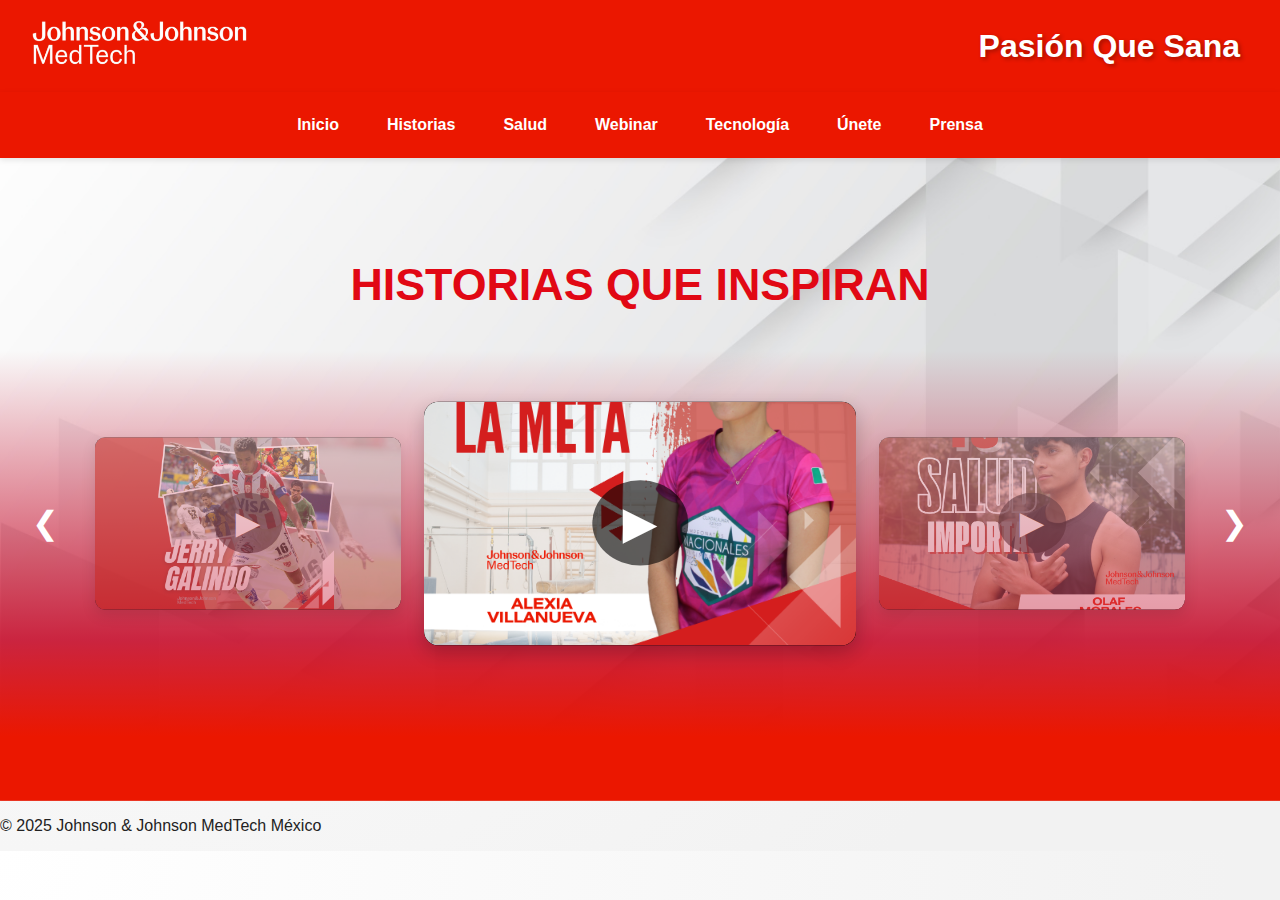
<file: historias.html>
<!DOCTYPE html>
<html lang="es">
<head>
  <meta charset="UTF-8">
  <link rel="stylesheet" href="styles.css">
</head>
<body>
  <header class="custom-header">
    <div class="header-top">
      <img src="logo-jj.png" alt="Johnson & Johnson MedTech" class="logo">
      <h1 class="titulo-header">Pasión Que Sana <span class="linea-vida"></span></h1>
    </div>
  </header>
  
  <nav>
    <a href="index.html">Inicio</a>
    <a href="historias.html">Historias</a>
    <a href="salud.html">Salud</a>
    <a href="webinar.html">Webinar</a>
    <a href="tecnologia.html">Tecnología</a>
    <a href="unete.html">Únete</a>
    <a href="prensa.html">Prensa</a>
  </nav>
  
  <main>
    <section class="historias-carousel-section">
      <h2 class="historias-carousel-titulo">Historias que Inspiran</h2>
      <div class="carousel-wrapper">
        <button class="carousel-btn left-btn">&#10094;</button>
        <div class="carousel-track">
          <div class="carousel-item center">
            <div class="video-container" data-video-id="9gCAxDtUn5E" onclick="loadVideo(this)">
              <img class="video-thumbnail" src="poster-jerry.png" alt="Jerry Galindo">              
              <div class="play-button">&#9658;</div>
            </div>
          </div>
          <div class="carousel-item">
            <div class="video-container" data-video-id="AfQXwr2tvK0" onclick="loadVideo(this)">
              <img class="video-thumbnail" src="poster-alexia.png" alt="Alexia Villanueva">              
              <div class="play-button">&#9658;</div>
            </div>
          </div>
          <div class="carousel-item">
            <div class="video-container" data-video-id="bhENxoOq2lk" onclick="loadVideo(this)">
              <img class="video-thumbnail" src="poster-olaf.png" alt="Olaf">              
              <div class="play-button">&#9658;</div>
            </div>
          </div>
        </div>
        <button class="carousel-btn right-btn">&#10095;</button>
      </div>
    </section>
  </main>
    
  <footer>
    <p>&copy; 2025 Johnson & Johnson MedTech México</p>
  </footer>

  <script>
  const track = document.querySelector('.carousel-track');
  const items = Array.from(track.children);
  let currentIndex = 1;

  function updateCarousel() {
    items.forEach((item, index) => {
      item.classList.remove('center');
    });

    items[currentIndex].classList.add('center');

    const itemWidth = items[currentIndex].offsetWidth + 32;
    const offset = (itemWidth * currentIndex) - (track.offsetWidth / 2) + (itemWidth / 2);
  }

  document.querySelector('.left-btn').addEventListener('click', () => {
    currentIndex = (currentIndex - 1 + items.length) % items.length;
    updateCarousel();
  });

  document.querySelector('.right-btn').addEventListener('click', () => {
    currentIndex = (currentIndex + 1) % items.length;
    updateCarousel();
  });

  updateCarousel();

  function loadVideo(container) {
    const videoId = container.getAttribute('data-video-id');
    const iframe = document.createElement('iframe');

    iframe.setAttribute('src', `https://www.youtube.com/embed/${videoId}?autoplay=1`);
    iframe.setAttribute('frameborder', '0');
    iframe.setAttribute('allow', 'accelerometer; autoplay; clipboard-write; encrypted-media; gyroscope; picture-in-picture');
    iframe.setAttribute('allowfullscreen', '');
    iframe.style.position = 'absolute';
    iframe.style.top = 0;
    iframe.style.left = 0;
    iframe.style.width = '100%';
    iframe.style.height = '100%';

    container.innerHTML = '';
    container.appendChild(iframe);
  }
</script>

</body>
</html>
</file>
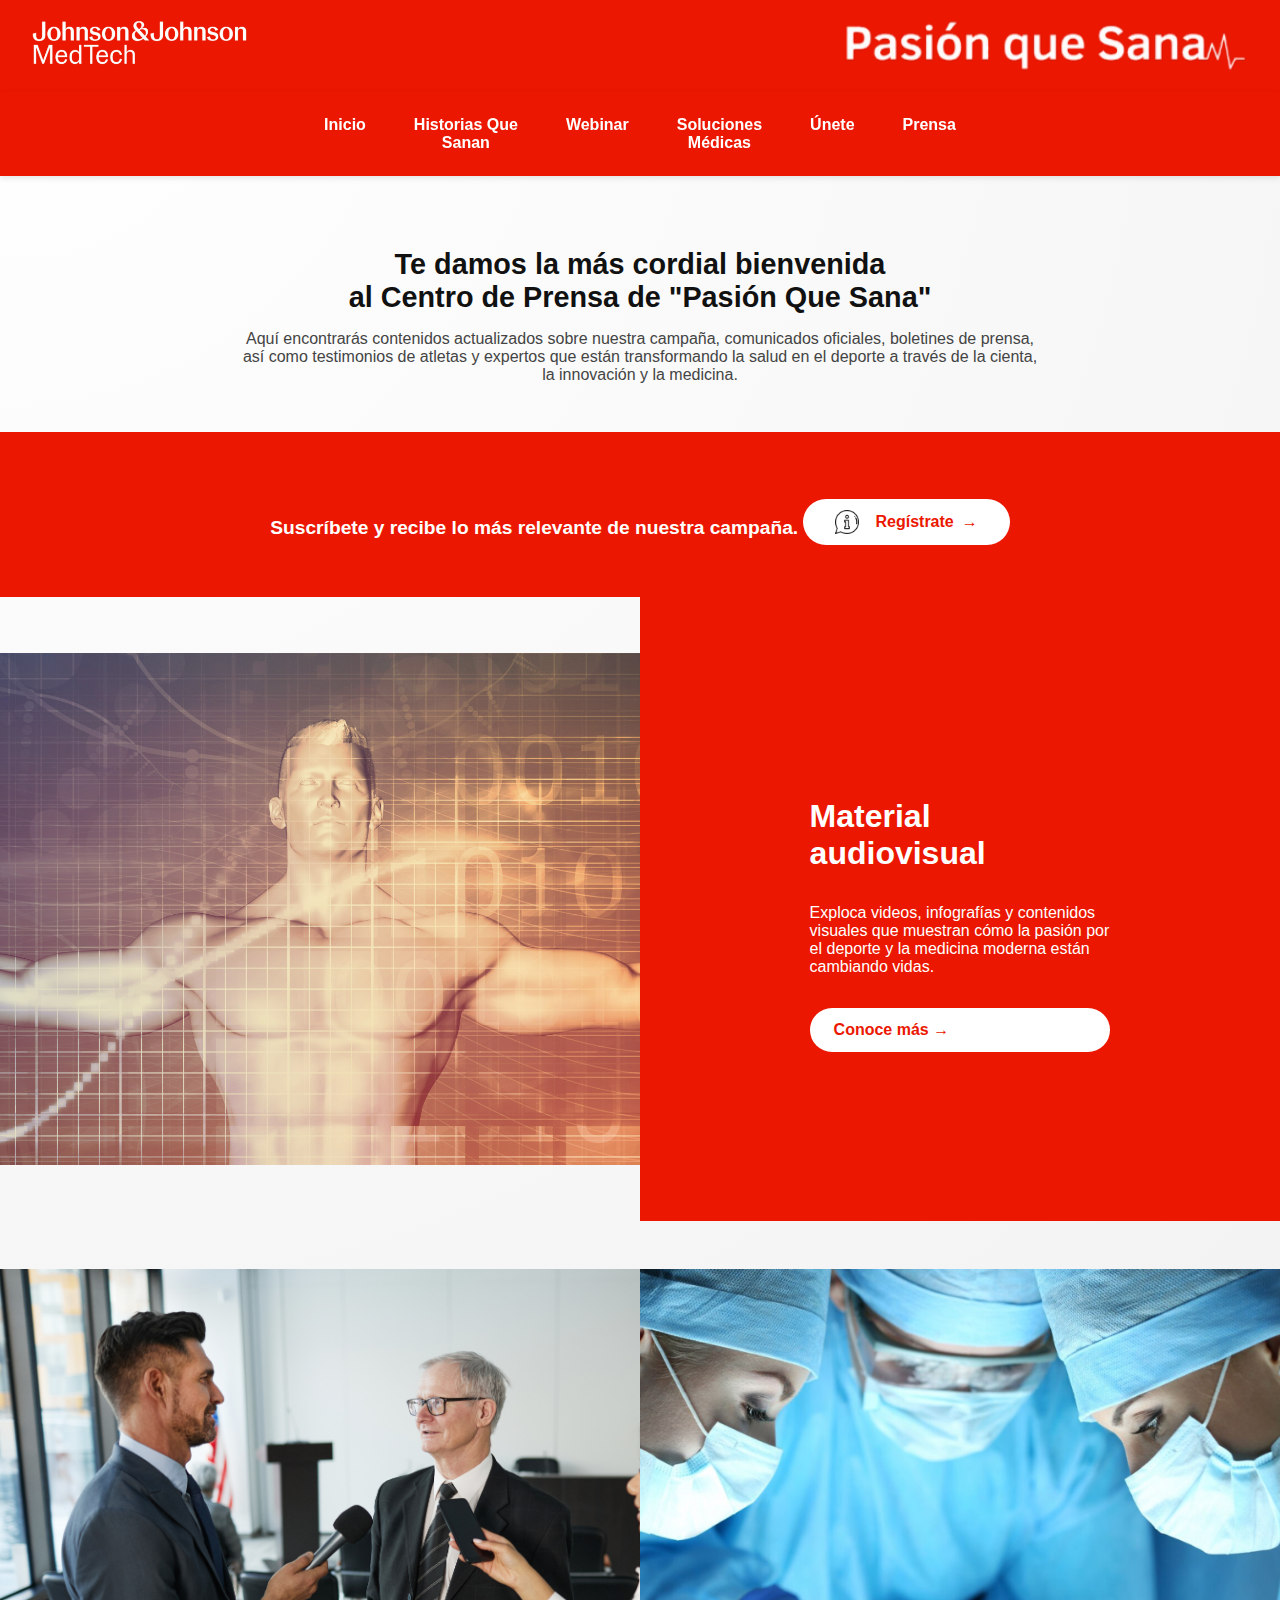
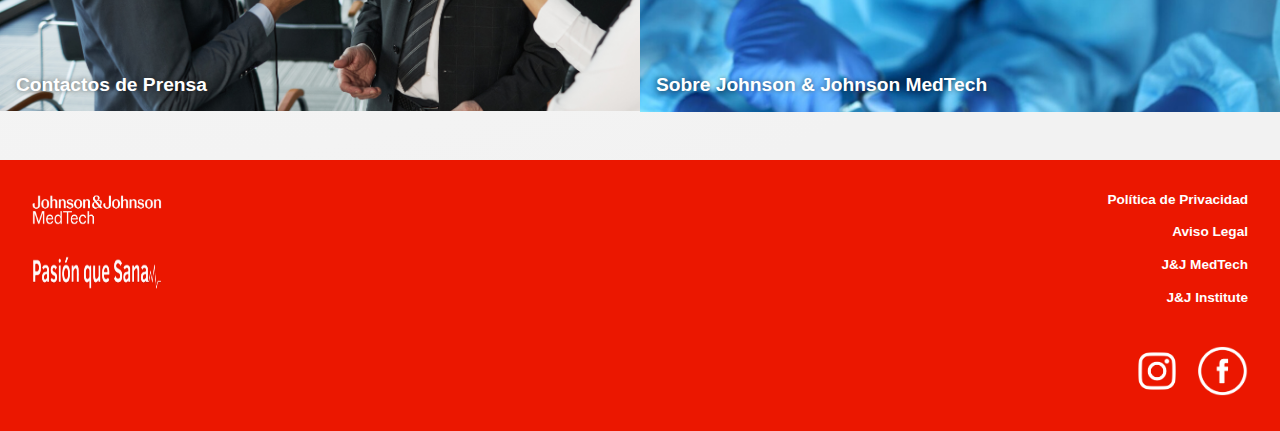
<file: prensa.html>
<!DOCTYPE html>
<html lang="es">
<head>
  <meta charset="UTF-8">
  <link rel="stylesheet" href="styles.css">
</head>
<body>
    <header class="custom-header">
        <div class="header-top">
            <img src="logo-jj.png" alt="Johnson & Johnson MedTech" class="logo">
            <img src="logo-pqs.png" alt="Pasión Que Sana" class="logo">
        </div>
    </header>
  
    <nav>
        <a href="index.html">Inicio</a>
        <a href="historias.html">Historias Que <br>Sanan</a>
        <!-- <a href="salud.html">Salud</a> -->
        <a href="webinar.html">Webinar</a>
        <a href="tecnologia.html">Soluciones <br>Médicas</a>
        <a href="unete.html">Únete</a>
        <a href="prensa.html">Prensa</a>
    </nav>
  
    <main>
        <section class="prensa-bienvenida">
            <h2>Te damos la más cordial bienvenida <br><span>al Centro de Prensa de "Pasión Que Sana"</span></h2>
            <p>
                Aquí encontrarás contenidos actualizados sobre nuestra campaña, comunicados oficiales, boletines de prensa, así como testimonios de
                atletas y expertos que están transformando la salud en el deporte a través de la cienta, la innovación y la medicina.
            </p>
        </section>

        <section class="prensa-registro-banner">
            <p>Suscríbete y recibe lo más relevante de nuestra campaña. <button class="btn-banner"><img src="info-icon.png" alt="Info" class="icon-info"> Regístrate <span class="arrow">→</span> </button></p>
        </section>

        <section class="prensa-material">
            <div class="material-left">
                <img src="material-audiovisual.png" alt="Material Audiovisual">
            </div>

            <div class="material-right">
                <h3>Material audiovisual</h3>
                <p>
                    Exploca videos, infografías y contenidos visuales que muestran cómo la pasión por el deporte y la 
                    medicina moderna están cambiando vidas.
                </p>
                <a class="btn-material">Conoce más →</a>
            </div>
        </section>

        <section class="prensa-enlaces-destacados">
            <a class="enlace-prensa">
                <img src="contacto-prensa.png" alt="Contactos de Prensa">
                <div class="overlay">Contactos de Prensa</div>
            </a>
            <a href="https://www.jnjmedtech.com/es-419" target="_blank" class="enlace-prensa">
                <img src="sobre-jj.png" alt="Sobre J&J MedTech">
                <div class="overlay">Sobre Johnson & Johnson MedTech</div>
            </a>
        </section>
    </main>  
    
    <footer class="custom-footer">
        <div class="footer-left">
            <img src="logo-jj.png" alt="Johnson & Johnson MedTech" class="footer-logo">
            <img src="logo-pqs.png" alt="Pasión Que Sana" class="footer-logo">
        </div>

        <div class="footer-right">
            <a class="footer-link">Política de Privacidad</a>
            <a class="footer-link">Aviso Legal</a>
            <a class="footer-link">J&J MedTech</a>
            <a class="footer-link">J&J Institute</a>

            <div class="footer-redes">
                <a href="https://www.instagram.com/jnjmedtechlatam?utm_source=ig_web_button_share_sheet&igsh=ZDNlZDc0MzIxNw==" target="_blank">
                <img src="icon-instagram.png" alt="Instagram">
                </a>
                <a href="https://www.facebook.com/jnjinnovativemedicinelatam/?locale=es_LA" target="_blank">
                <img src="icon-facebook.png" alt="Facebook">
                </a>
            </div>
        </div>
    </footer>
</body>
</html>
</file>
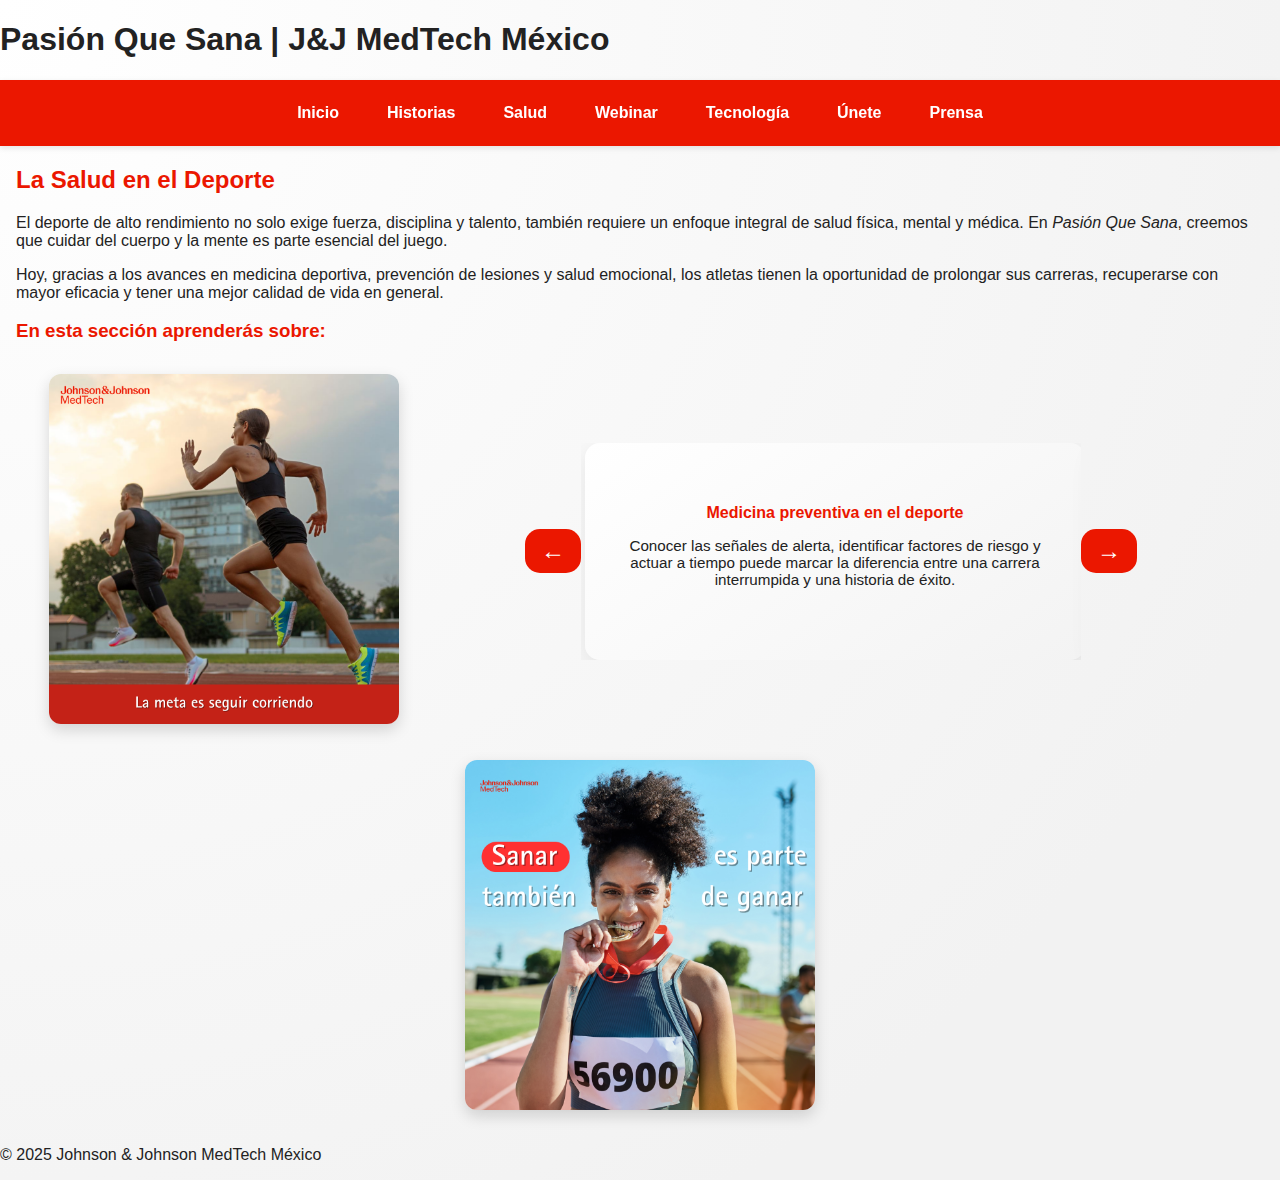
<file: salud.html>
<!DOCTYPE html>
<html lang="es">
<head>
  <meta charset="UTF-8">
  <link rel="stylesheet" href="styles.css">
</head>
<body>
    <header>
        <h1>Pasión Que Sana | J&J MedTech México</h1>
    </header>
  
    <nav>
        <a href="index.html">Inicio</a>
        <a href="historias.html">Historias</a>
        <a href="salud.html">Salud</a>
        <a href="webinar.html">Webinar</a>
        <a href="tecnologia.html">Tecnología</a>
        <a href="unete.html">Únete</a>
        <a href="prensa.html">Prensa</a>
    </nav>
  
    <main>
        <section class="salud-section">
            <h2>La Salud en el Deporte</h2>
            <p>
                El deporte de alto rendimiento no solo exige fuerza, disciplina y talento, también requiere un enfoque integral
                de salud física, mental y médica. En <i>Pasión Que Sana</i>, creemos que cuidar del cuerpo y la mente es parte
                esencial del juego.
            </p>

            <p>
                Hoy, gracias a los avances en medicina deportiva, prevención de lesiones y salud emocional, los atletas tienen
                la oportunidad de prolongar sus carreras, recuperarse con mayor eficacia y tener una mejor calidad de vida en
                general.
            </p>

            <h3>En esta sección aprenderás sobre:</h3>
            
            <div class="salud-carousel-contenedor">
                <div class="salud-imagen-lateral">
                    <img src="img-salud-izq.png" alt="Salud Izq">
                </div>

                <div class="salud-carousel">
                    <button class="salud-prev"> ← </button>
                    <div class="salud-track-wrapper">
                        <div class="salud-track">
                            <div class="salud-slide">
                                <h4>Medicina preventiva en el deporte</h4>
                                <p>
                                    Conocer las señales de alerta, identificar factores de riesgo y actuar a tiempo puede marcar la diferencia
                                    entre una carrera interrumpida y una historia de éxito.
                                </p>
                            </div>
                            <div class="salud-slide">
                                <h4>Salud mental y alto rendimiento</h4>
                                <p>
                                    El equilibrio emocional es clave para enfrentar la presión, la competencia y las recuperaciones. Nuestros
                                    embajadores comparten cómo la salud mental se volvió parte esencial de su entrenamiento.
                                </p>
                            </div>
                            <div class="salud-slide">
                                <h4>Rehabilitación y fisioterapia moderna</h4>
                                <p>
                                    Exploramos cómo el uso de tecnología y programas de recuperación personalizados ayudan a sanar mejor y 
                                    más rápido.
                                </p>
                            </div>
                            <div class="salud-slide">
                                <h4>Hábitos saludables para el día a día</h4>
                                <p>
                                    Desde la nutrición hasta el descanso, pasando por el autocuidado, promovemos prácticas que fortalecen 
                                    al deportista más allá del campo o el ring.
                                </p>
                            </div>
                        </div>
                    </div>

                    <button class="salud-next"> → </button>
                </div>

                <div class="salud-imagen-lateral">
                    <img src="img-salud-der.png" alt="Salud Der">
                </div>
            </div>
        </section>
    </main>
    
    <footer>
        <p>&copy; 2025 Johnson & Johnson MedTech México</p>
    </footer>

    <script>
        const track = document.querySelector('.salud-track');
        const slides = document.querySelectorAll('.salud-slide');
        const prevButton = document.querySelector('.salud-prev');
        const nextButton = document.querySelector('.salud-next');

        let index = 0;

        function updateCarousel() {
            const offset = -index * 100;
            track.style.transform = `translateX(${offset}%)`;
        }

        prevButton.addEventListener('click', () => {
            index = (index > 0) ? index - 1 : slides.length - 1;
            updateCarousel();
        });

        nextButton.addEventListener('click', () => {
            index = (index < slides.length - 1) ? index + 1 : 0;
            updateCarousel();
        });

        updateCarousel();
    </script>
</body>
</html>
</file>
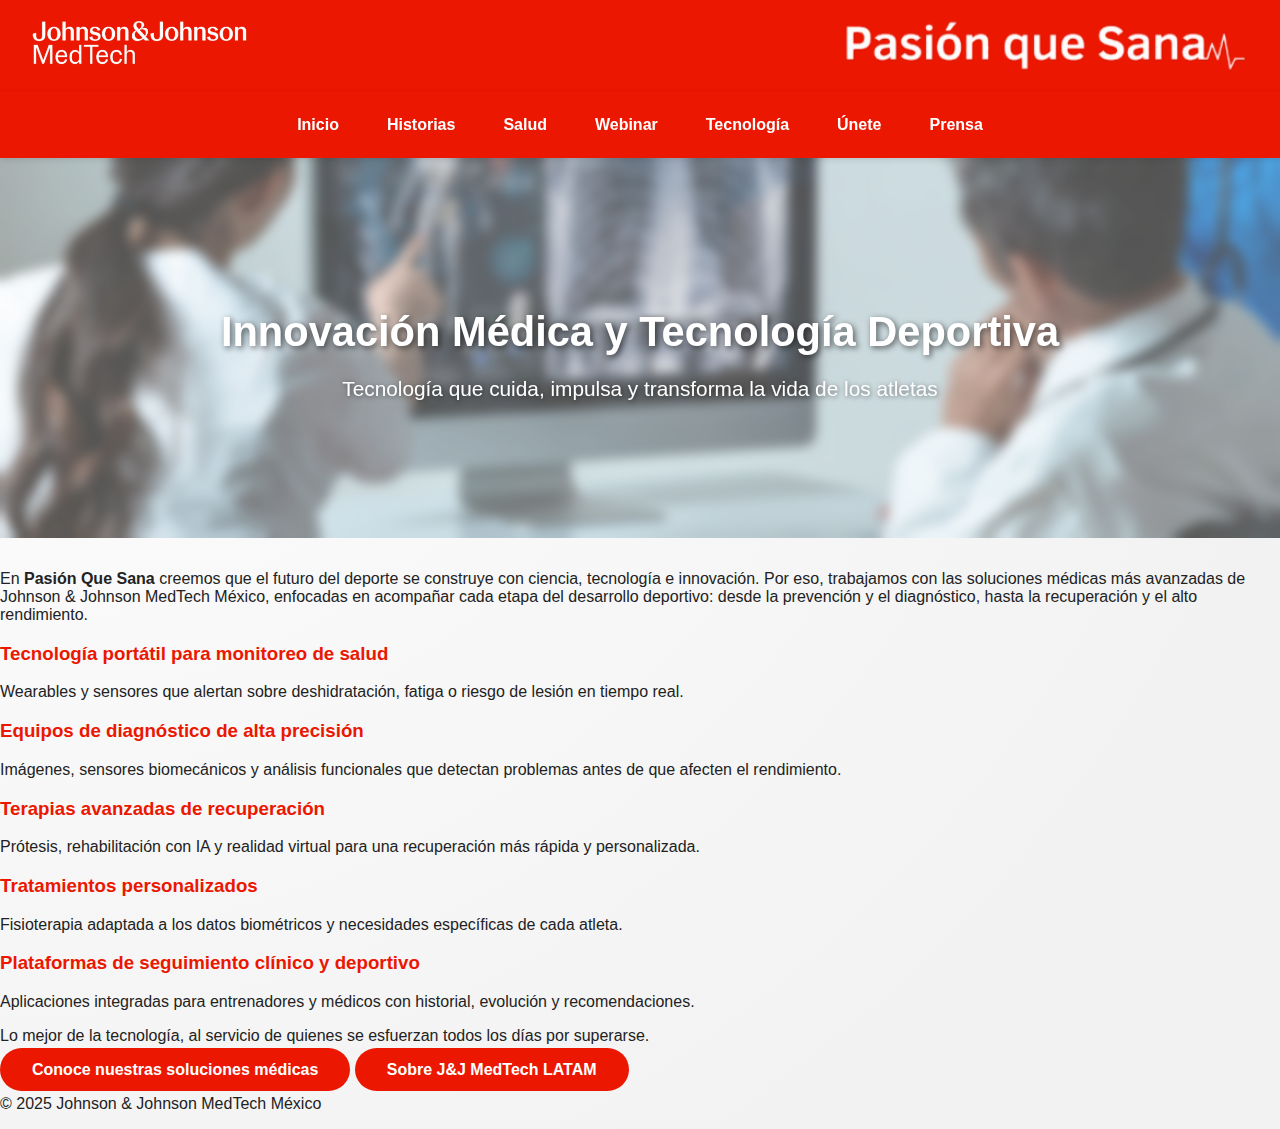
<file: tecnologia.html>
<!DOCTYPE html>
<html lang="es">
<head>
  <meta charset="UTF-8">
  <link rel="stylesheet" href="styles.css">
</head>
<body>
    <header class="custom-header">
        <div class="header-top">
            <img src="logo-jj.png" alt="Johnson & Johnson MedTech" class="logo">
            <img src="logo-pqs.png" alt="Pasión Que Sana" class="logo">
        </div>
    </header>
  
    <nav>
        <a href="index.html">Inicio</a>
        <a href="historias.html">Historias</a>
        <a href="salud.html">Salud</a>
        <a href="webinar.html">Webinar</a>
        <a href="tecnologia.html">Tecnología</a>
        <a href="unete.html">Únete</a>
        <a href="prensa.html">Prensa</a>
    </nav>
  
    <main>
        <section class="tecnologia-hero">
            <div class="tecnologia-hero-overlay"></div>
            <div class="tecnologia-hero-text">
                <h2>Innovación Médica y Tecnología Deportiva</h2>
                <p class="lead">Tecnología que cuida, impulsa y transforma la vida de los atletas</p>
            </div>
        </section>
        
        <section class="tecnologia-section">
            <div class="tecnologia-intro fade-in">
                <p>
                    En <b>Pasión Que Sana</b> creemos que el futuro del deporte se construye con ciencia,
                    tecnología e innovación. Por eso, trabajamos con las soluciones médicas más avanzadas
                    de Johnson & Johnson MedTech México, enfocadas en acompañar cada etapa del desarrollo
                    deportivo: desde la prevención y el diagnóstico, hasta la recuperación y el alto
                    rendimiento.
                </p>
            </div>

            <div class="tecnologia-grid">
                <div class="tecnologia-card">
                    <h3 class="tecnologia-title">Tecnología portátil para monitoreo de salud</h3>
                    <p>
                        Wearables y sensores que alertan sobre deshidratación, fatiga o riesgo de lesión 
                        en tiempo real.
                    </p>
                </div>
                <div class="tecnologia-card">
                    <h3 class="tecnologia-title">Equipos de diagnóstico de alta precisión</h3>
                    <p>
                        Imágenes, sensores biomecánicos y análisis funcionales que detectan problemas 
                        antes de que afecten el rendimiento.
                    </p>
                </div>
                <div class="tecnologia-card">
                    <h3 class="tecnologia-title">Terapias avanzadas de recuperación</h3>
                    <p>
                        Prótesis, rehabilitación con IA y realidad virtual para una recuperación más 
                        rápida y personalizada.
                    </p>
                </div>
                <div class="tecnologia-card">
                    <h3 class="tecnologia-title">Tratamientos personalizados</h3>
                    <p>
                        Fisioterapia adaptada a los datos biométricos y necesidades específicas de cada
                        atleta.
                    </p>
                </div>
                <div class="tecnologia-card">
                    <h3 class="tecnologia-title">Plataformas de seguimiento clínico y deportivo</h3>
                    <p>
                        Aplicaciones integradas para entrenadores y médicos con historial, evolución y 
                        recomendaciones.
                    </p>
                </div>
            </div>

            <div class="tecnologia-cta">
                <p class="final-line">
                    Lo mejor de la tecnología, al servicio de quienes se esfuerzan todos los días por 
                    superarse.                    
                </p>
                <a href="https://www.jnjmedtech.com/es-419/products" target="_blank" class="btn-register btn-tec">Conoce nuestras soluciones médicas</a>
                <a href="https://www.jnjmedtech.com/es-419" target="_blank" class="btn-register btn-tec">Sobre J&J MedTech LATAM</a>
            </div>
        </section>
    </main>
    
    <footer>
        <p>&copy; 2025 Johnson & Johnson MedTech México</p>
    </footer>
</body>
</html>
</file>
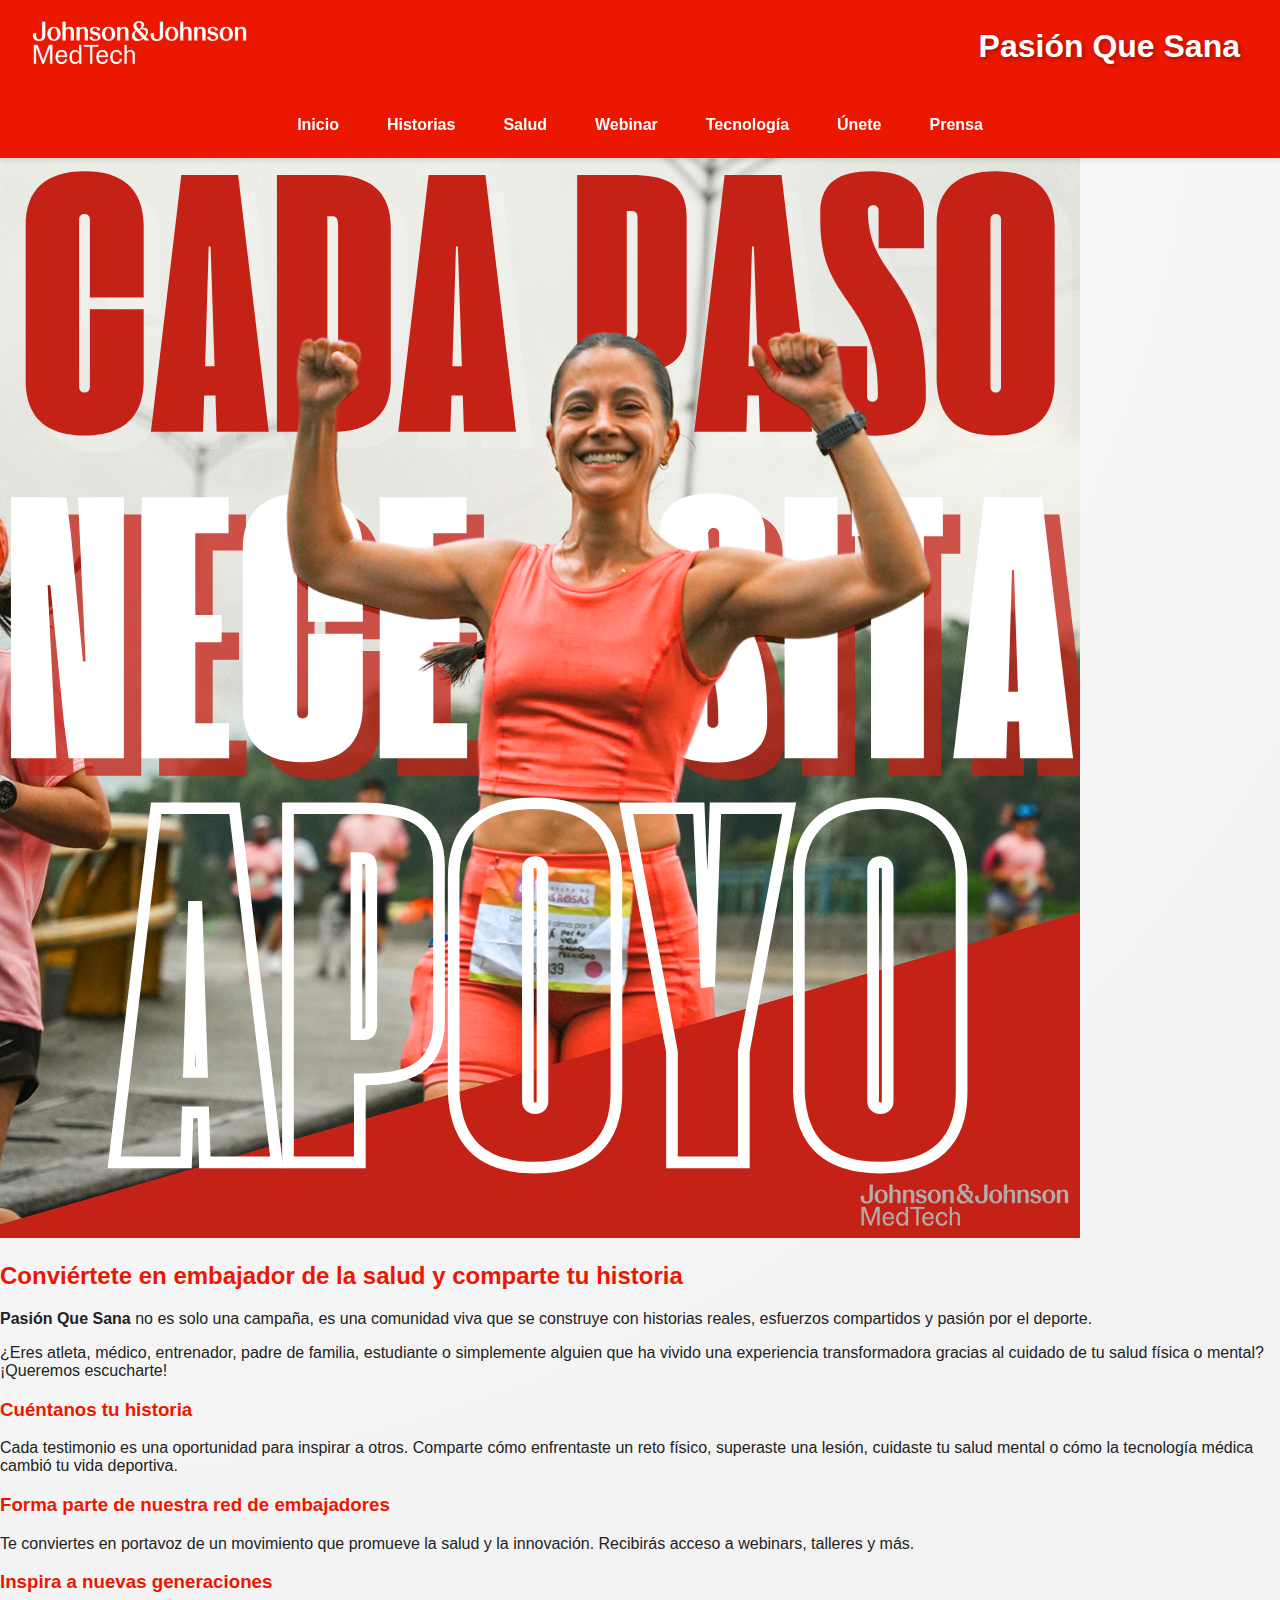
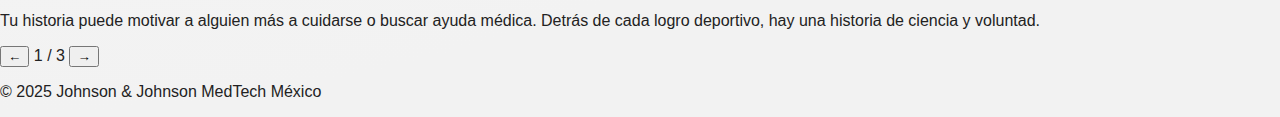
<file: unete.html>
<!DOCTYPE html>
<html lang="es">
<head>
  <meta charset="UTF-8">
  <link rel="stylesheet" href="styles.css">
</head>
<body>
    <header class="custom-header">
        <div class="header-top">
            <img src="logo-jj.png" alt="Johnson & Johnson MedTech" class="logo">
            <h1 class="titulo-header">Pasión Que Sana <span class="linea-vida"></span></h1>
        </div>
    </header>
  
    <nav>
        <a href="index.html">Inicio</a>
        <a href="historias.html">Historias</a>
        <a href="salud.html">Salud</a>
        <a href="webinar.html">Webinar</a>
        <a href="tecnologia.html">Tecnología</a>
        <a href="unete.html">Únete</a>
        <a href="prensa.html">Prensa</a>
    </nav>
  
    <main>
        <section class="unete-libro">
            <div class="unete-img">
                <img src="img-unete.png" alt="Imagen Únete">
            </div>
            <div class="unete-contenido">
                <div class="pagina pagina-activa" id="pagina1">
                    <h2>Conviértete en embajador de la salud y comparte tu historia</h2>
                    <p>
                        <b>Pasión Que Sana</b> no es solo una campaña, es una comunidad viva que se construye con historias reales,
                        esfuerzos compartidos y pasión por el deporte.
                    </p>
                    <p>
                        ¿Eres atleta, médico, entrenador, padre de familia, estudiante o simplemente alguien que ha vivido una
                        experiencia transformadora gracias al cuidado de tu salud física o mental? ¡Queremos escucharte!
                    </p>
                </div>
                
                <div class="pagina" id="pagina2">
                    <h3>Cuéntanos tu historia</h3>
                    <p>
                        Cada testimonio es una oportunidad para inspirar a otros. Comparte cómo enfrentaste un reto físico, superaste
                        una lesión, cuidaste tu salud mental o cómo la tecnología médica cambió tu vida deportiva.
                    </p>

                    <h3>Forma parte de nuestra red de embajadores</h3>
                    <p>
                        Te conviertes en portavoz de un movimiento que promueve la salud y la innovación. Recibirás acceso a webinars,
                        talleres y más.
                    </p>
                </div>

                <div class="pagina" id="pagina3">
                    <h3>Inspira a nuevas generaciones</h3>
                    <p>
                        Tu historia puede motivar a alguien más a cuidarse o buscar ayuda médica. Detrás de cada logro deportivo, hay
                        una historia de ciencia y voluntad.
                    </p>
                </div>

                <div class="navegacion-paginas">
                    <button onclick="cambiarPagina(-1)">←</button>
                    <span id="contador-pagina">1 / 3</span>
                    <button onclick="cambiarPagina(1)">→</button>
                </div>
            </div>
        </section>
    </main>
    
    <footer>
        <p>&copy; 2025 Johnson & Johnson MedTech México</p>
    </footer>

    <script>
        let paginaActual = 1;
        const totalPaginas = 3;

        function cambiarPagina(direccion) {
            document.getElementById('pagina' + paginaActual).classList.remove('pagina-activa');
            paginaActual += direccion;
            if (paginaActual > totalPaginas) paginaActual = 1;
            if (paginaActual < 1) paginaActual = totalPaginas;
            document.getElementById('pagina' + paginaActual).classList.add('pagina-activa');
            document.getElementById('contador-pagina').innerText = paginaActual + ' / ' + totalPaginas;
        }
    </script>
</body>
</html>
</file>
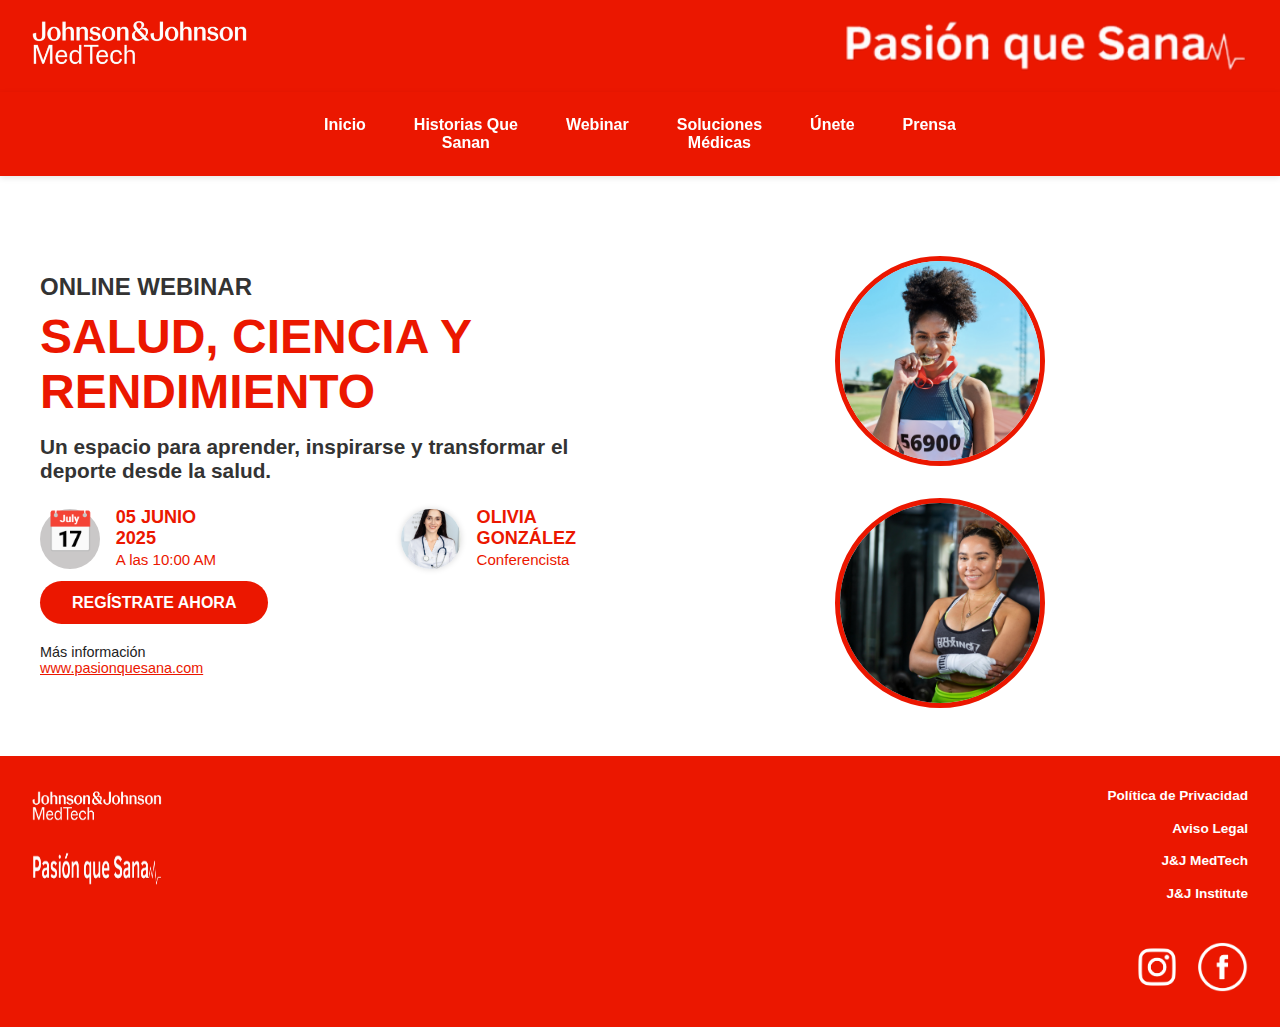
<file: webinar.html>
<!DOCTYPE html>
<html lang="es">
<head>
  <meta charset="UTF-8">
  <link rel="stylesheet" href="styles.css">
</head>
<body>
    <header class="custom-header">
        <div class="header-top">
            <img src="logo-jj.png" alt="Johnson & Johnson MedTech" class="logo">
            <img src="logo-pqs.png" alt="Pasión Que Sana" class="logo">
        </div>
    </header>
  
    <nav>
        <a href="index.html">Inicio</a>
        <a href="historias.html">Historias Que <br>Sanan</a>
        <!-- <a href="salud.html">Salud</a> -->
        <a href="webinar.html">Webinar</a>
        <a href="tecnologia.html">Soluciones <br>Médicas</a>
        <a href="unete.html">Únete</a>
        <a href="prensa.html">Prensa</a>
    </nav>
  
    <main>
        <section class="webinar-red-banner">
            <div class="webinar-container">
                <div class="webinar-left">
                    <h4>ONLINE WEBINAR</h4>
                    <h2><span class="highlight">SALUD, CIENCIA Y RENDIMIENTO</span></h2>
                    <p class="subtext">Un espacio para aprender, inspirarse y transformar el deporte desde la salud.</p>

                    <div class="webinar-info">
                        <div class="info-block">
                            <span class="info-icon calendar-icon"></span>
                            <div>
                                <b>05 JUNIO 2025</b><br>
                                <small>A las 10:00 AM</small>
                            </div>
                        </div>
                        <div class="info-block">
                            <img src="foto-olivia.png" alt="Olivia González" class="speaker-avatar">
                            <div>
                                <b>OLIVIA GONZÁLEZ</b><br>
                                <small>Conferencista</small>
                            </div>
                        </div>
                    </div>

                    <a href="unete.html" class="btn-register">REGÍSTRATE AHORA</a>
                    <p class="info-link">Más información<br><a href="https://www.pasionquesana.com">www.pasionquesana.com</a></p>
                </div>

                <div class="webinar-right">
                    <div class="speaker-photo top"><img src="runner.png" alt="Atleta 1"></div>
                    <div class="speaker-photo bottom"><img src="boxer.png" alt="Atleta 2"></div>
                </div>
            </div>
        </section>
    </main>  
    <footer class="custom-footer">
        <div class="footer-left">
            <img src="logo-jj.png" alt="Johnson & Johnson MedTech" class="footer-logo">
            <img src="logo-pqs.png" alt="Pasión Que Sana" class="footer-logo">
        </div>

        <div class="footer-right">
            <a class="footer-link">Política de Privacidad</a>
            <a class="footer-link">Aviso Legal</a>
            <a class="footer-link">J&J MedTech</a>
            <a class="footer-link">J&J Institute</a>

            <div class="footer-redes">
                <a href="https://www.instagram.com/jnjmedtechlatam?utm_source=ig_web_button_share_sheet&igsh=ZDNlZDc0MzIxNw==" target="_blank">
                <img src="icon-instagram.png" alt="Instagram">
                </a>
                <a href="https://www.facebook.com/jnjinnovativemedicinelatam/?locale=es_LA" target="_blank">
                <img src="icon-facebook.png" alt="Facebook">
                </a>
            </div>
        </div>
    </footer>
</body>
</html>
</file>
<file: styles.css>
body {
  margin: 0;
  font-family: 'Segoe UI', sans-serif;
  background: radial-gradient(circle at top left, #ffffff, #f2f2f2 80%);
  color: #222;
}

.custom-header {
  background-color: #eb1700;
  padding: 1rem 2rem;
  color: white;
  text-align: center;
}

.header-top {
  display: flex;
  justify-content: space-between;
  align-items: center;
  flex-wrap: wrap;
}

.logo {
  height: 60px;
  width: auto;
}

.titulo-header {
  font-size: 2rem;
  font-weight: bold;
  margin: 0;
  color: white;
  display: flex;
  align-items: center;
  gap: 0.5rem;
  text-shadow: 2px 2px 4px rgba(0, 0, 0, 0.3);
}

.linea-vida {
  font-size: 1.5rem;
  font-weight: normal;
  color: white;
}

.custom-footer {
  background-color: #eb1700;
  color: white;
  display: flex;
  justify-content: space-between;
  align-items: flex-start;
  flex-wrap: wrap;
  padding: 2rem;
  font-size: 0.85rem;
  gap: 2rem;
}

.footer-left, 
.footer-right {
  display: flex;
  flex-direction: column;
  gap: 0.8rem;
}

.footer-logo {
  height: 40px;
  width: 130px;
  margin-bottom: 0.5rem;
}

.footer-title {
  font-weight: bold;
  font-size: 1rem;
  display: flex;
  align-items: center;
  gap: 0.3rem;
}

.footer-redes {
  display: flex;
  gap: 1rem;
  margin-top: 1.5rem;
}

.footer-redes img {
  height: 50px;
  width: 50px;
  filter: brightness(0) invert(1);
  transition: transform 0.3s ease;
}

.footer-redes a:hover img {
  transform: scale(1.1);
}

.footer-right {
  align-items: flex-end;
}

.footer-link {
  color: white;
  text-decoration: none;
  font-weight: bold;
  margin-bottom: 0.3rem;
  transition: color 0.3s ease;
}

.footer-link:hover {
  color: #f490a0;
}

nav {
  display: flex;
  justify-content: center;
  flex-wrap: wrap;
  gap: 1rem;
  background-color: #eb1700;
  padding: 1rem;
  position: sticky;
  top: 0;
  z-index: 1000;
  box-shadow: 0 2px 6px rgba(0, 0, 0, 0.1);
}

nav a {
  color: white;
  text-decoration: none;
  padding: 0.5rem 1rem;
  font-weight: bold;
  transition: background-color 0.3s ease, transform 0.2s ease;
  text-align: center;
}

nav a:hover {
  background-color: #f490a0;
  border-radius: 6px;
  transform: scale(1.05);
}

main {
  width: 100%;
  margin: 0;
  padding: 0;
}

.hero-video {
  width: 100%;
  height: 100vh;
  object-fit: cover;
  position: absolute;
  top: 0;
  left: 0;
  z-index: 0;
}

.video-overlay {
  position: absolute;
  bottom: 0;
  left: 0;
  width: 100%;
  height: 60vh;
  background: linear-gradient(to top, rgb(200, 80, 80), rgba(255, 255, 255, 0));
  z-index: 1;
}

.hero-mosaic {
  position: relative;
  width: 100%;
  height: 100vh;
  overflow: hidden;
  display: flex;
  align-items: center;
  justify-content: center;
  animation: fadeIn 1s ease;
}

.mosaic-overlay-text {
  display: flex;
  flex-direction: column;
  align-items: center;
  z-index: 2;
  justify-content: center;
  text-align: center;
  gap: 1rem;
}

.mosaic-overlay-text img {
  max-width: 450px;
  height: auto;
  margin-bottom: 0.3rem;
}

.logo-jj {
  max-width: 200px;
}

.logo-pqs {
  max-width: 300px;
}

.hero-grid {
  display: grid;
  gap: 2rem;
  align-items: center;
  max-width: 1450px;
  margin: 0rem auto 3rem;
  padding: 6rem;
  background-image: url('fondo_heroGrid.png');
  background-size: cover;
  background-repeat: no-repeat;
  background-position: center;
  border-radius: 12px;
  box-shadow: 0 10px 30px rgba(0, 0, 0, 0.1);
  z-index: 5;
  position: relative;
}

.hero-image-left {
  display: flex;
  flex-direction: column;
  gap: 1rem;
}

.hero-image-right {
  display: flex;
  align-items: center;
  justify-content: center;
}

.hero-img {
  width: 100%;
  border-radius: 0;
  object-fit: cover;
  box-shadow: 4px 4px 0 2px rgba(149, 15, 15, 0.8);
}

.hero-text {
  display: flex;
  flex-direction: column;
  justify-content: center;
  align-items: center;
}

.hero-text h2 {
  color: #eb1700;
  font-size: 2.5rem;
  font-weight: bold;
  margin-bottom: 1rem;
}

.hero-text p {
  margin-bottom: 1rem;
  font-size: 1.05rem;
  text-align: center;
  color: #222;
}

.valores {
  max-width: 1300px;
  margin: 0 auto;
  padding: 0 1rem;
  margin-bottom: 2rem;
}

.valores h3 {
  text-align: center;
  font-size: 1.5rem;
}

h2, h3 {
  color: #eb1700;
}

.carousel-busqueda {
  position: relative;
  display: flex;
  flex-direction: column;
  align-items: center;
  margin: 3rem auto;
  max-width: 1300px;
  overflow: hidden;
}

.carousel-slide {
  display: none;
  width: 100%;
  flex-wrap: wrap;
  justify-content: space-between;
  align-items: center;
}

.carousel-slide.active {
  display: flex;
  animation: fadeIn 0.8s ease-in-out;
}

.carousel-img {
  flex: 1;
  max-width: 50%;
  object-fit: cover;
  border-radius: 12px;
}

.carousel-text {
  flex: 1;
  padding: 2rem;
}

.carousel-text h3 {
  color: #eb1700;
  font-size: 1.7rem;
  text-align: center;
}

.carousel-text p {
  font-size: 1.2rem;
  color: #222;
  text-align: center;
}

.carousel-controls {
  display: flex;
  justify-content: center;
  gap: 1rem;
  margin-top: 1rem;
}

.carousel-controls button {
  background: none;
  border: none;
  font-size: 1.5rem;
  cursor: pointer;
  color: #eb1700;
  transition: transform 0.3s ease;
}

.carousel-controls button:hover {
  transform: scale(1.2);
}

.carousel-dots {
  display: flex;
  justify-content: center;
  margin-top: 1rem;
}

.carousel-dots span {
  height: 10px;
  width: 10px;
  margin: 0 5px;
  background-color: #ccc;
  border-radius: 50%;
  display: inline-block;
  transition: background-color 0.3s;
}

.carousel-dots .active-dot {
  background-color: #eb1700;
}

.objetivos-box {
  display: flex;
  flex-wrap: wrap;
  align-items: center;
  justify-content: center;
  background: white;
  padding: 3rem 2rem;
  gap: 2rem;
}

.objetivos-contenido {
  flex: 1;
  max-width: 600px;
}

.objetivos-logo {
  height: 60px;
  margin-bottom: 5rem;
}

.objetivos-titulo {
  color: #eb1700;
  font-size: 2.5rem;
  font-weight: bold;
  margin-bottom: 1.5rem;
  line-height: 1.2;
}

.objetivos-lista {
  list-style: none;
  padding: 0;
}

.objetivos-lista li {
  display: flex;
  align-items: center;
  margin-bottom: 1rem;
  font-size: 1.1rem;
  color: #333;
}

.objetivos-lista img {
  width: 24px;
  height: 24px;
  margin-right: 0.8rem;
}

.objetivos-imagen {
  flex: 1;
  max-width: 600px;
}

.objetivos-imagen img {
  width: 100%;
  height: auto;
  border-radius: 8px;
  object-fit: cover;
}

.icon-grid {
  display: grid;
  grid-template-columns: repeat(auto-fit, minmax(120px, 1fr));
  gap: 2rem;
  justify-items: center;
  align-items: center;
  text-align: center;
  margin: 2rem 0;
}

.icon-card {
  display: flex;
  flex-direction: column;
  align-items: center;
  color: #444;
  transition: transform 0.3s ease, box-shadow 0.3s ease;
  cursor: pointer;
}

.icon-card:hover {
  transform: scale(1.08);
  box-shadow: 0 8px 20px rgba(0, 0, 0, 0.15);
}

.valor-icon {
  width: 100px;
  height: auto;
  margin-bottom: 0.5rem;
}

.valor-texto {
  font-size: 1rem;
  font-weight: bold;
  color: #111;
  position: relative;
  transition: all 0.3s ease;
}

.valor-texto::after {
  content: '';
  position: absolute;
  width: 0%;
  height: 3px;
  left: 0;
  bottom: -4px;
  background-color: #eb1700;
  transition: width 0.3s ease;
}

.icon-card:hover .valor-texto::after {
  width: 100%;
}

.valor-texto:hover::after {
  width: 100%;
}

.btn {
  padding: 0.7rem 1.2rem;
  font-size: 1rem;
  font-weight: bold;
  color: #fff;
  background-color: #eb1700;
  border: none;
  border-radius: 8px;
  cursor: pointer;
  transition: background-color 0.3s ease, transform 0.2s ease, box-shadow 0.2s ease;
  box-shadow: 0 4px 10px rgba(200, 16, 46, 0.4);
}

.btn:hover {
  background-color: #c00000;
  transform: scale(1.05);
  box-shadow: 0 6px 15px rgba(200, 16, 46, 0.6);
}

.btn:active {
  transform: scale(0.97);
  box-shadow: 0 2px 6px rgba(0, 0, 0, 0.4) inset;
}

.btn-cta {
  display: inline-block;
  margin-top: 1rem;
}

.historias-carousel-section {
  background-image: 
    linear-gradient(to top, #eb1700 10%, rgba(200, 16, 46, 0.9) 25%, rgba(255, 255, 255, 0) 70%),
    url('fondo_heroGrid.png');
  background-size: cover;
  background-repeat: no-repeat;
  background-position: center;
  padding: 4rem 1rem;
  text-align: center;
  animation: fadeIn 1s ease;
}

.historias-carousel-titulo {
  font-size: 2.8rem;
  font-weight: bold;
  color: #e10814;
  margin-bottom: 2rem;
  text-transform: uppercase;
}

.video-container {
  position: relative;
  width: 100%;
  padding-bottom: 56.25%;
  background-color: #000;
  cursor: pointer;
  border-radius: 12px;
  overflow: hidden;
  box-shadow: 0 6px 15px rgba(0, 0, 0, 0.2);
}

.video-thumbnail {
  position: absolute;
  top: 0;
  left: 0;
  width: 100%;
  height: 100%;
  object-fit: cover;
  object-position: center;
  border-radius: 12px;
}

.video-container iframe {
  position: absolute;
  top: 0;
  left: 0;
  width: 100%;
  height: 100%;
  border: none;
}

.play-button {
  position: absolute;
  top: 50%;
  left: 50%;
  transform: translate(-50%, -50%);
  font-size: 3rem;
  color: white;
  background-color: rgba(0, 0, 0, 0.6);
  padding: 0.5rem 1rem;
  border-radius: 50%;
}

.carousel-wrapper {
  position: relative;
  overflow: hidden;
  width: 100%;
  max-width: 1300px;
  margin: 4rem auto;
  padding: 3rem 0;
  display: flex;
  align-items: center;
  justify-content: center;
}

.carousel-track {
  display: flex;
  transition: transform 0.6s ease;
  align-items: center;
}

.carousel-item {
  flex: 0 0 360px;
  opacity: 0.5;
  transform: scale(0.85);
  transition: transform 0.4s ease, opacity 0.4s ease;
  margin: 0 1rem;
}

.carousel-item video {
  width: 100%;
  height: auto;
  max-height: 360px;
  border-radius: 12px;
  box-shadow: 0 6px 15px rgba(0, 0, 0, 0.2);
  pointer-events: none;
}

.carousel-item.center {
  transform: scale(1.2);
  opacity: 1;
}

.carousel-item.center video {
  pointer-events: auto;
}

.carousel-btn {
  position: absolute;
  top: 50%;
  transform: translateY(-50%);
  font-size: 2rem;
  background: none;
  border: none;
  cursor: pointer;
  z-index: 2;
  color: white;
  padding: 0 1rem;
}

.left-btn {
  left: 0;
}

.right-btn {
  right: 0;
}

.carousel-btn:hover {
  color: #a00e1c;
}

.salud-section {
  max-width: 1400px;
  margin: 0 auto;
  padding: 0 1rem;
  margin-bottom: 2rem;
  animation: fadeIn 1s ease;
}

.salud-carousel-contenedor {
  display: flex;
  align-items: center;
  justify-content: center;
  gap: 2rem;
  flex-wrap: wrap;
  margin-top: 2rem;
}

.salud-imagen-lateral img {
  max-width: 350px;
  height: auto;
  border-radius: 12px;
  box-shadow: 0 6px 15px rgba(0, 0, 0, 0.15);
}

.salud-carousel {
  display: flex;
  align-items: center;
  justify-content: center;
  flex-grow: 1;
  max-width: 800px;
}

.salud-track-wrapper {
  overflow: hidden;
  width: 100%;
  max-width: 500px;
}

.salud-track {
  display: flex;
  transition: transform 0.5s ease;
}

.salud-slide {
  min-width: 100%;
  box-sizing: border-box;
  background: linear-gradient(145deg, #ffffff, #f3f3f3);
  padding: 2.5rem;
  margin: 0 0.25rem;
  border-radius: 15px;
  box-shadow: 0 8px 24px rgba(0, 0, 0, 0.08);
  text-align: center;
}

.salud-slide h4 {
  color: #eb1700;
  margin-bottom: 0.5rem;
}

.salud-slide p {
  font-size: 0.95rem;
}

.salud-prev, .salud-next {
  background-color: #eb1700;
  border: none;
  color: white;
  font-size: 1.5rem;
  padding: 0.5rem 1rem;
  cursor: pointer;
  border-radius: 15px;
  transition: background-color 0.3s ease;
}

.salud-prev:hover, .salud-next:hover {
  background-color: #a80e24;
}

.webinar-red-banner {
  background-color: #ffffff;
  color: #eb1700;
  padding: 3rem 1.5rem;
  animation: fadeIn 1s ease;
}

.webinar-container {
  display: flex;
  flex-wrap: wrap;
  max-width: 1200px;
  margin: 0 auto;
  align-items: center;
  justify-content: space-between;
}

.webinar-left {
  flex: 1;
  min-width: 300px;
}

.webinar-left h4 {
  font-size: 1.5rem;
  margin-bottom: 0.5rem;
  text-transform: uppercase;
  color: #333;
}

.webinar-left h2 {
  font-size: 3rem;
  margin: 0;
  color: #eb1700;
}

.highlight {
  font-weight: bold;
}

.subtext {
  margin: 1rem 0;
  font-size: 1.3rem;
  color: #333;
  font-weight: bold;
}

.webinar-info {
  display: flex;
  gap: 10rem;
  margin: 1.5rem 0;
}

.info-block {
  display: flex;
  align-items: center;
  gap: 1rem;
  font-size: 1.13rem;
}

.info-icon {
  width: 60px;
  height: 60px;
  background-color: rgb(202, 200, 200);
  border-radius: 50%;
}

.calendar-icon::before {
  content: "\1F4C5";
  font-size: 2.5rem;
  color: white;
  display: inline-block;
  text-align: center;
  width: 100%;
}

.speaker-icon::before {
  content: "\1F464";
  font-size: 2.5rem;
  color: white;
  display: inline-block;
  text-align: center;
  width: 100%;
}

.speaker-avatar {
  width: 60px;
  height: 60px;
  border-radius: 50%;
  object-fit: cover;
  box-shadow: 0 0 6px rgba(0, 0, 0, 0.15);
}

.btn-register {
  background: #eb1700;
  color: white;
  font-weight: bold;
  padding: 0.8rem 2rem;
  border: none;
  border-radius: 30px;
  font-size: 1rem;
  cursor: pointer;
  margin-top: 1rem;
}

.btn-register:hover {
  background-color: #c00000;
  transform: scale(1.05);
  box-shadow: 0 6px 15px rgba(200, 16, 46, 0.6);
}

.btn-register:active {
  transform: scale(0.97);
  box-shadow: 0 2px 6px rgba(0, 0, 0, 0.4) inset;
}

a.btn-register {
  text-decoration: none;
}

.info-link {
  margin-top: 2rem;
  font-size: 0.9rem;
  color: #222;
}

.info-link a {
  color: #eb1700;
  text-decoration: underline;
}

.webinar-right {
  display: flex;
  flex-direction: column;
  align-items: center;
  justify-content: center;
  gap: 2rem;
  flex: 1;
  min-width: 300px;
  padding-top: 2rem;
}

.speaker-photo {
  width: 200px;
  height: 200px;
  border-radius: 50%;
  overflow: hidden;
  border: 5px solid #eb1700;
}

.speaker-photo img {
  width: 100%;
  height: 100%;
  object-fit: cover;
}

.tecnologia-hero {
  position: relative;
  background-image: url('tech_fondo.png');
  background-size: cover;
  background-position: center;
  height: 380px;
  display: flex;
  align-items: center;
  justify-content: center;
  overflow: hidden;
  margin-bottom: 2rem;
}

.tecnologia-hero-overlay {
  position: absolute;
  inset: 0;
  background-color: rgba(255, 255, 255, 0.3);
  backdrop-filter: blur(6px);
  z-index: 1;
}

.tecnologia-hero-text {
  position: relative;
  z-index: 2;
  text-align: center;
  color: #eb1700;
  padding: 2rem;
  max-width: 900px;
  animation: fadeIn 1s ease;
}

.tecnologia-hero-text h2 {
  font-size: 2.6rem;
  font-weight: bold;
  margin-bottom: 1rem;
  color: white;
  text-shadow: 2px 2px 6px rgba(0, 0, 0, 0.6);
}

.tecnologia-hero-text .lead {
  font-size: 1.3rem;
  color: white;
  font-weight: 500;
  text-shadow: 1px 1px 5px rgba(0, 0, 0, 0.5);
}

.tecnologia-especial {
  background-color: #ffffff;
  padding: 4rem 2rem;
  text-align: center;
}

.tecnologia-especial-header h2 {
  color: #eb1700;
  font-size: 1.8rem;
  font-weight: bold;
  margin-bottom: 1rem;
  text-transform: uppercase;
}

.tecnologia-especial-header {
  max-width: 1000px;
  margin: 0 auto 2.5rem;
  color: #333;
  font-size: 1rem;
  line-height: 1.5;
}

.tecnologia-especial-grid {
  display: grid;
  grid-template-columns: repeat(auto-fit, minmax(220px, 1fr));
  gap: 2rem;
  justify-items: center;
}

.tecnologia-item {
  background-color: #eb1700;
  color: white;
  padding: 2rem 1rem;
  border-radius: 2rem;
  transition: transform 0.3s ease, box-shadow 0.3s ease;
  max-width: 260px;
  box-shadow: 0 8px 20px rgba(0, 0, 0, 0.2);
  cursor: pointer;
}

.tecnologia-item:hover {
  transform: translateY(-10px) scale(1.05);
  box-shadow: 0 12px 30px rgba(0, 0, 0, 0.3);
}

.tecnologia-item img {
  width: 100%;
  max-height: 120px;
  object-fit: contain;
  margin-bottom: 1rem;
}

.tecnologia-item h3 {
  font-size: 1.05rem;
  line-height: 1;
  font-weight: normal;
  color: #222;
  margin-top: 40px;
}

.tecnologia-extra {
  margin-top: 3rem;
  text-align: center;
}

.tecnologia-extra-texto {
  display: flex;
  justify-content: center;
  align-items: center;
  flex-wrap: wrap;
  gap: 1rem;
  margin-bottom: 2rem;
}

.tecnologia-extra-texto h3 {
  color: #eb1700;
  font-size: 1.6rem;
  font-weight: bold;
  text-transform: uppercase;
  margin: 0;
}

.logo-extra {
  height: 50px;
  width: auto;
}

.tecnologia-extra-botones {
  display: flex;
  justify-content: center;
  gap: 2rem;
  flex-wrap: wrap;
}

.btn-extra {
  background-color: #eb1700;
  color: white;
  padding: 0.9rem 2rem;
  border-radius: 30px;
  font-weight: bold;
  text-decoration: none;
  transition: transform 0.3s ease, box-shadow 0.3s ease;
  box-shadow: 0 4px 12px rgba(0, 0, 0, 0.2);
}

.btn-extra:hover {
  transform: translateY(-4px);
  box-shadow: 0 6px 20px rgba(0, 0, 0, 0.3);
}

.prensa-bienvenida {
  text-align: center;
  padding: 3rem 1.5rem;
}

.prensa-bienvenida h2 {
  color: #111;
  font-size: 1.8rem;
  margin-bottom: 1rem;
}

.prensa-bienvenida p {
  font-size: 1rem;
  color: #444;
  max-width: 800px;
  margin: auto;
}

.prensa-registro-banner {
  background-color: #eb1700;
  color: white;
  text-align: center;
  padding: 2rem 1rem;
  font-weight: bold;
  font-size: 1.2rem;
}

.btn-banner {
  margin-top: 1rem;
  background: white;
  color: #eb1700;
  padding: 0.7rem 2rem;
  font-weight: bold;
  border-radius: 30px;
  border: none;
  cursor: pointer;
  font-size: 1rem;
  display: inline-flex;
  align-items: center;
  gap: 0.5rem;
}

.prensa-material .material-left img {
  width: 100%;
  height: auto;
  display: block;
}

.prensa-material {
  display: flex;
  flex-wrap: nowrap;
  align-items: center;
  margin: 0 auto 3rem;
  width: 100%;
  overflow: hidden;
}

.prensa-material .material-left,
.prensa-material .material-right {
  flex: 0 0 50%;
  box-sizing: border-box;
}

.prensa-material .material-right {
  background-color: #eb1700;
  color: white;
  padding: 10.6rem;
  display: flex;
  flex-direction: column;
  justify-content: center;
}

.prensa-material .material-right h3 {
  font-size: 2rem;
  margin-bottom: 1rem;
  color: white;
}

.prensa-material .btn-material {
  background-color: white;
  color: #eb1700;
  padding: 0.8rem 1.5rem;
  border-radius: 30px;
  font-weight: bold;
  display: inline-block;
  margin-top: 1rem;
  text-decoration: none;
}

.prensa-enlaces-destacados {
  display: flex;
  flex-wrap: nowrap;
  width: 100%;
  margin: 0 auto 3rem;
}

.prensa-enlaces-destacados .enlace-prensa {
  position: relative;
  flex: 0 0 50%;
  overflow: hidden;
  transition: transform 0.3s ease;
}

.enlace-prensa:hover {
  transform: scale(1.02);
}

.enlace-prensa img {
  width: 100%;
  height: auto;
  display: block;
}

.enlace-prensa .overlay {
  position: absolute;
  bottom: 1rem;
  left: 1rem;
  color: white;
  font-weight: bold;
  font-size: 1.2rem;
  text-shadow: 0 0 5px rgba(0, 0, 0, 0.5);
}

.icon-info {
  width: 24px;
  height: 24px;
  display: inline-block;
  vertical-align: middle;
  margin-right: 0.5rem;
}

.embajadores-section {
  background-color: #ffffff;
  padding: 4rem 1rem;
  text-align: center;
  animation: fadeIn 1s ease-in;
}

.embajadores-title {
  color: #e10814;
  font-size: 1.6rem;
  font-weight: bold;
  max-width: 900px;
  margin: 0 auto 1rem;
  text-transform: uppercase;
}

.embajadores-subtitle {
  font-weight: bold;
  font-size: 1rem;
  margin: 1rem 0 2rem;
}

.embajadores-grid {
  display: flex;
  justify-content: center;
  gap: 3rem;
  flex-wrap: wrap;
  margin-bottom: 2rem;
}

.embajador {
  text-align: center;
  transition: transform 0.4s ease;
}

.embajador img {
  width: 160px;
  height: 160px;
  object-fit: cover;
  border-radius: 50%;
  border: 5px solid #e10814;
  transition: transform 0.4s ease;
}

.embajador:hover img {
  transform: scale(1.1);
}

.nombre {
  font-weight: bold;
  color: #e10814;
  margin-top: 0.8rem;
}

.texto-central {
  max-width: 800px;
  margin: 0 auto 2.5rem;
  font-size: 1rem;
  color: #333;
  animation: fadeInUp 1s ease;
}

.formulario {
  background: white;
  padding: 2rem;
  max-width: 600px;
  margin: 0 auto;
  border-radius: 12px;
  box-shadow: 0 8px 20px rgba(0, 0, 0, 0.1);
  animation: fadeInUp 1.5s ease;
}

.formulario h3 {
  color: #e10814;
  font-weight: bold;
  margin-bottom: 1.5rem;
}

.formulario label {
  display: block;
  text-align: left;
  font-weight: bold;
  color: #e10814;
  margin: 0.5rem 0 0.3rem;
}

.formulario input {
  width: 100%;
  padding: 0.8rem;
  border-radius: 20px;
  border: 2px solid #e10814;
  margin-bottom: 1rem;
  outline: none;
  transition: box-shadow 0.3s;
}

.formulario input:focus {
  box-shadow: 0 0 8px rgba(255, 8, 20, 0.4);
}

.formulario button {
  background-color: #e10814;
  color: white;
  border: none;
  padding: 0.8rem 2rem;
  border-radius: 30px;
  font-weight: bold;
  cursor: pointer;
  transition: background-color 0.3s ease, transform 0.2s ease;
}

.formulario button:hover {
  background-color: #c00000;
  transform: scale(1.05);
}

.btn-group {
  display: flex;
  gap: 1rem;
  margin-top: 2rem;
}

@keyframes fadeIn {
  from { opacity: 0; transform: translateY(20px); }
  to { opacity: 1; transform: translateY(0); }
}

@keyframes fadeInUp {
  from {
    opacity: 0;
    transform: translateY(40px);
  }
  to {
    opacity: 1;
    transform: translateY(0);
  }
}

@keyframes flipPage {
  from {
    transform: rotateY(90deg);
    opacity: 0;
  }
  to {
    transform: rotateY(0);
    opacity: 1;
  }
}
</file>
